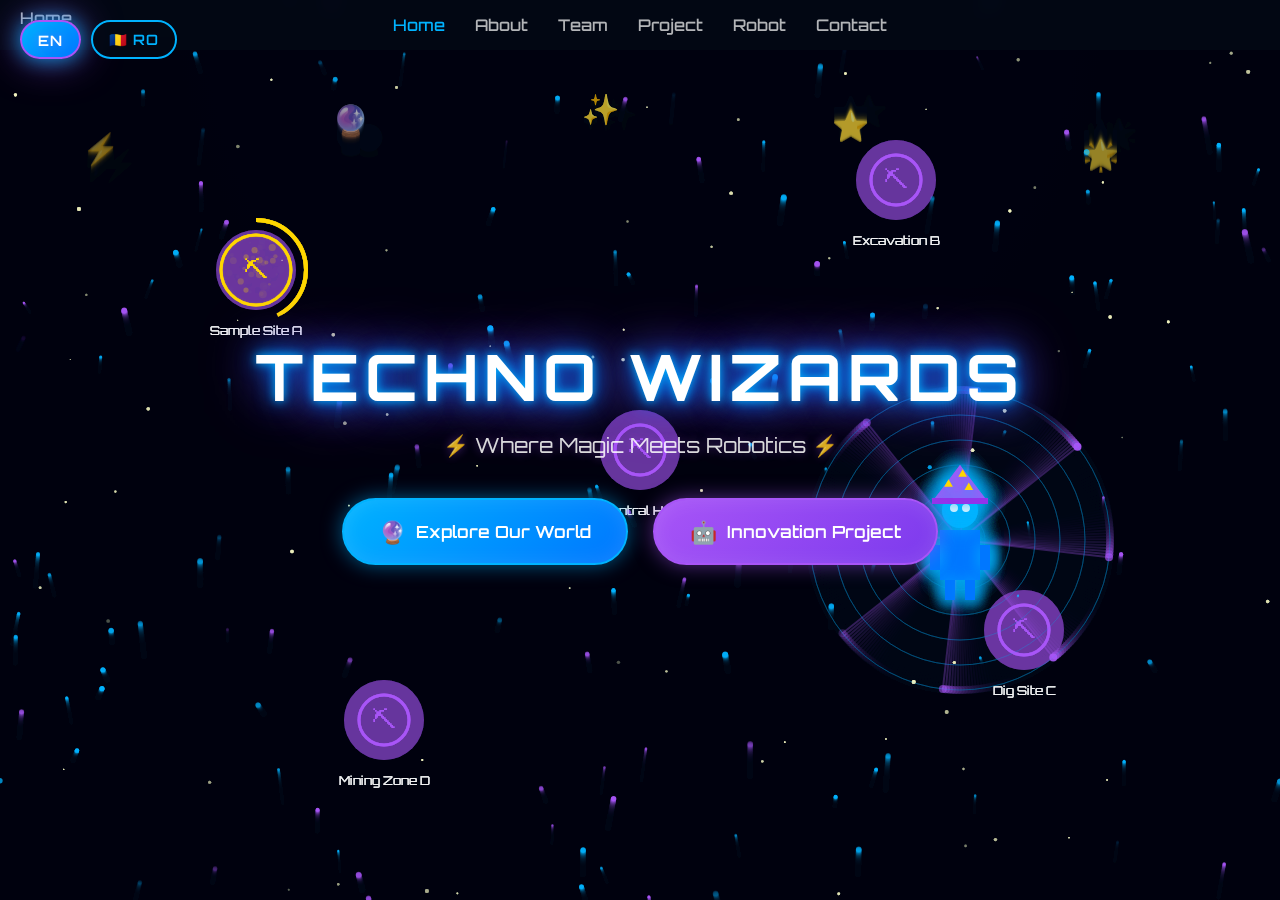
<file: index.html>
<!DOCTYPE html>
<html lang="en">
<head>
  <meta charset="UTF-8">
  <title>Techno Wizards | FLL</title>
  <meta name="viewport" content="width=device-width, initial-scale=1.0">

  <!-- Google Font -->
  <link href="https://fonts.googleapis.com/css2?family=Orbitron:wght@400;700&display=swap" rel="stylesheet">

  <link rel="stylesheet" href="assets/css/animations.css">
  <link rel="stylesheet" href="assets/css/style.css">
  <script src="assets/js/language.js"></script>
</head>

<body>

<nav class="top-nav">
  <a href="index.html" class="logo"><img src="assets/images/logo.png" alt="Techno Wizards logo"></a>
  <a href="index.html" class="active">Home</a>
  <a href="about.html">About</a>
  <a href="team.html">Team</a>
  <a href="project.html">Project</a>
  <a href="robot.html">Robot</a>
  <a href="contact.html">Contact</a>
</nav>

<!-- Animated Background -->
<canvas id="bg-canvas"></canvas>

<header class="hero">
  <h1 class="glow" data-i18n="technoWizards">TECHNO WIZARDS</h1>
  <p class="subtitle" data-i18n="magic">⚡ Where Magic Meets Robotics ⚡</p>

  <div class="hero-buttons">
    <a href="about.html" class="btn-primary">
      <span class="btn-icon">🔮</span>
      <span data-i18n="explore">Explore Our World</span>
    </a>
    <a href="project.html" class="btn-secondary">
      <span class="btn-icon">🤖</span>
      <span data-i18n="innovation">Innovation Project</span>
    </a>
  </div>
</header>

<script src="assets/js/landing.js"></script>
</body>
</html>
</file>
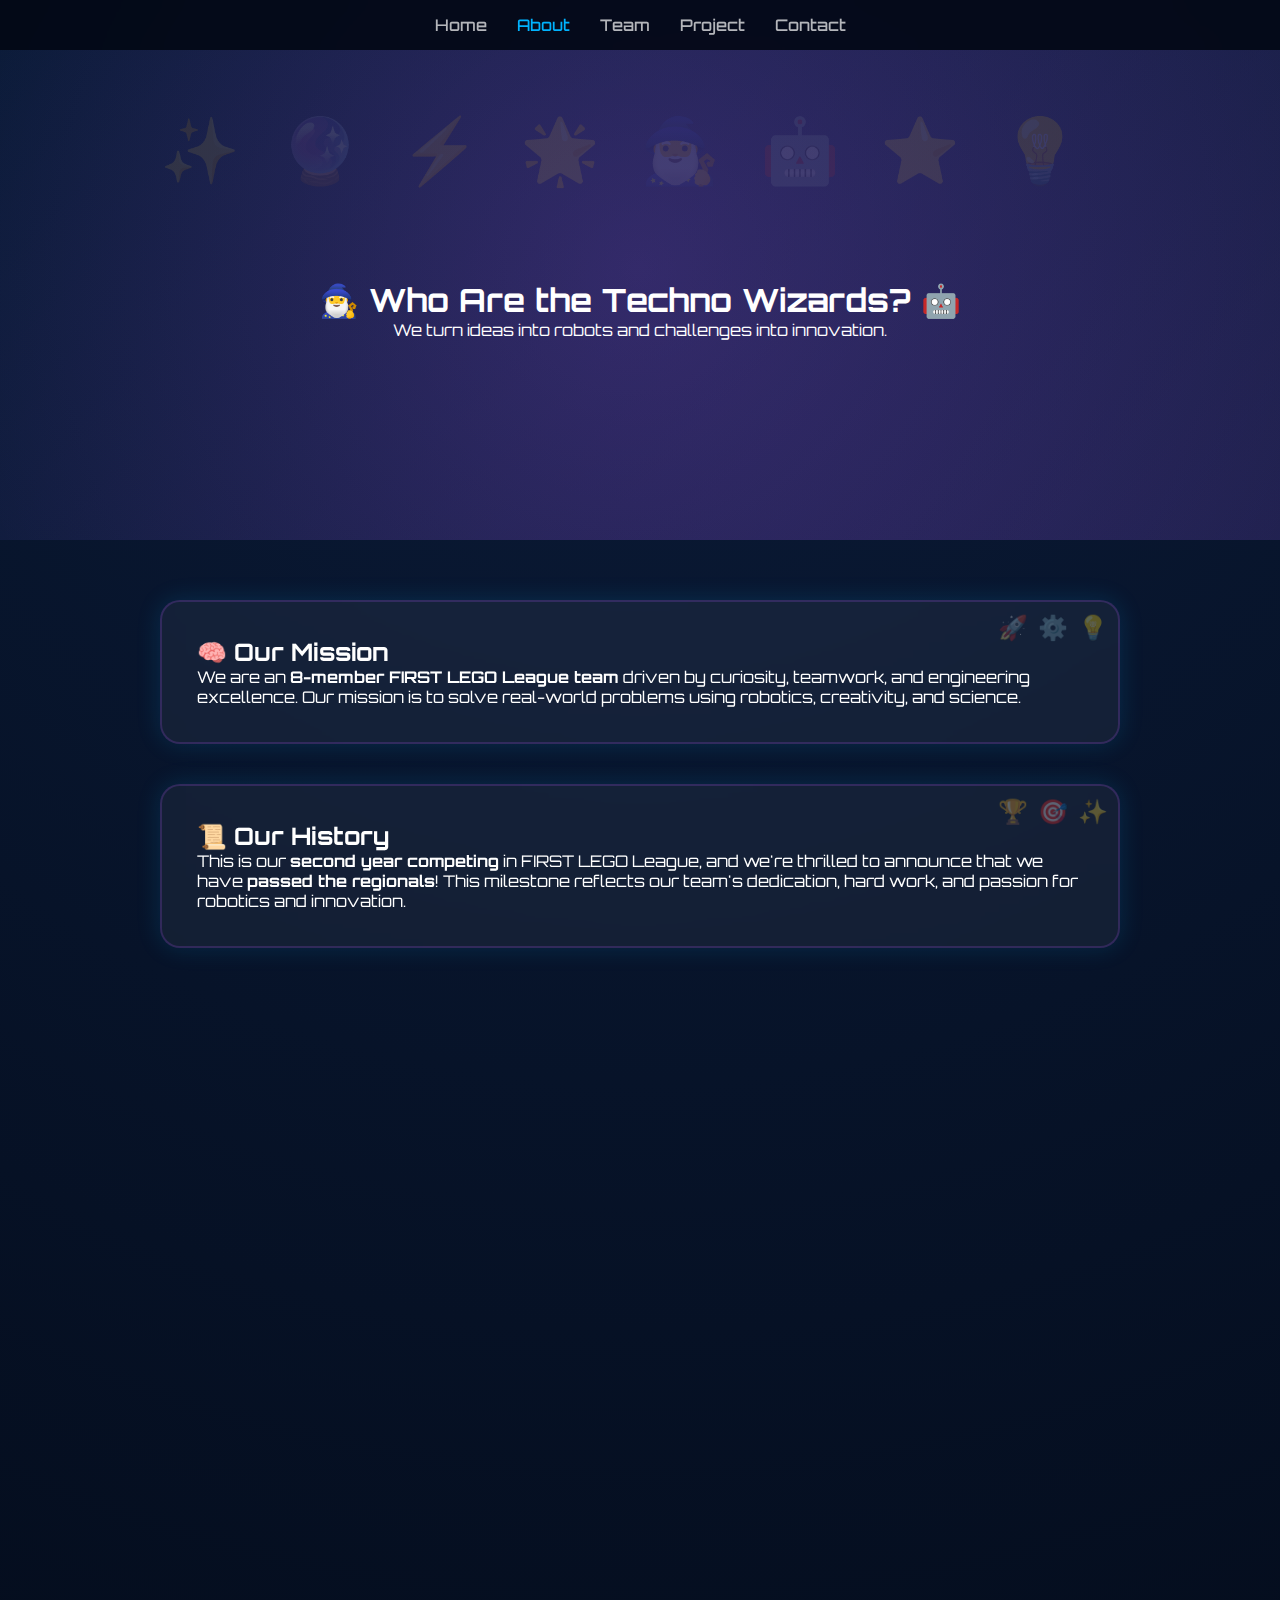
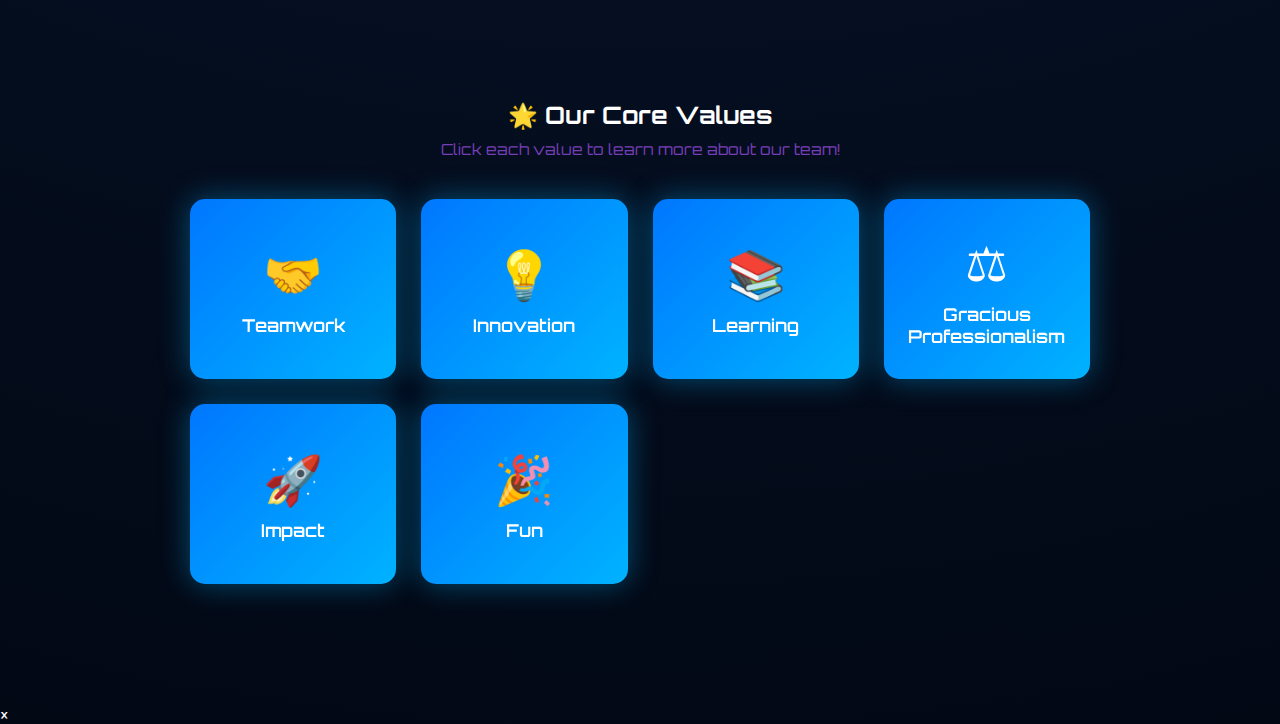
<file: about.html>
<!DOCTYPE html>
<html lang="en">
<head>
  <meta charset="UTF-8">
  <title>About | Techno Wizards</title>
  <meta name="viewport" content="width=device-width, initial-scale=1.0">

  <link href="https://fonts.googleapis.com/css2?family=Orbitron:wght@400;700&display=swap" rel="stylesheet">
  <link rel="stylesheet" href="assets/css/animations.css">
  <link rel="stylesheet" href="assets/css/style.css">
  <link rel="stylesheet" href="assets/css/about.css">
</head>

<body>

<nav class="top-nav">
  <a href="index.html">Home</a>
  <a href="about.html" class="active">About</a>
  <a href="team.html">Team</a>
  <a href="project.html">Project</a>
  <a href="contact.html">Contact</a>
</nav>

<section class="about-hero">
  <h1>🧙‍♂️ Who Are the Techno Wizards? 🤖</h1>
  <p>We turn ideas into robots and challenges into innovation.</p>
</section>

<section class="about-content">
  <div class="about-card animated-card">
    <h2>🧠 Our Mission</h2>
    <p>
      We are an <strong>8-member FIRST LEGO League team</strong> driven by curiosity,
      teamwork, and engineering excellence. Our mission is to solve real-world
      problems using robotics, creativity, and science.
    </p>
    <div class="card-decoration">
      <span class="float-icon">🚀</span>
      <span class="float-icon">⚙️</span>
      <span class="float-icon">💡</span>
    </div>
  </div>

  <div class="about-card animated-card">
    <h2>📜 Our History</h2>
    <p>
      This is our <strong>second year competing</strong> in FIRST LEGO League, and we're 
      thrilled to announce that we have <strong>passed the regionals</strong>! This milestone 
      reflects our team's dedication, hard work, and passion for robotics and innovation.
    </p>
    <div class="card-decoration">
      <span class="float-icon">🏆</span>
      <span class="float-icon">🎯</span>
      <span class="float-icon">✨</span>
    </div>
  </div>

  <div class="about-card animated-card">
    <h2>⚙ FIRST LEGO League</h2>
    <p>
      FIRST LEGO League combines robotics, research, and innovation to help students
      develop critical thinking, collaboration, and technical skills. We compete in
      challenges that test our engineering, programming, and problem-solving abilities.
    </p>
    <div class="card-decoration">
      <span class="float-icon">🏆</span>
      <span class="float-icon">🤖</span>
      <span class="float-icon">⭐</span>
    </div>
  </div>

  <div class="about-card expandable">
    <h2>🔬 Our Approach <span class="expand-icon">+</span></h2>
    <p class="preview">Click to discover our methodology...</p>
    <div class="hidden-content">
      <p>
        <strong>Research & Innovation:</strong> We dive deep into real-world problems,
        researching historical and modern solutions to create innovative approaches.
      </p>
      <p>
        <strong>Robot Engineering:</strong> We design, build, and program autonomous
        robots using LEGO SPIKE Prime, combining mechanical design with advanced coding.
      </p>
      <p>
        <strong>Team Collaboration:</strong> Every member brings unique skills - from
        coding and building to strategy and presentation - working together as a cohesive unit.
      </p>
    </div>
  </div>

  <div class="about-card expandable">
    <h2>🏆 Competition Elements <span class="expand-icon">+</span></h2>
    <p class="preview">Learn how we compete...</p>
    <div class="hidden-content">
      <p>
        <strong>Robot Game:</strong> Autonomous robot completing themed missions on a competition mat.
      </p>
      <p>
        <strong>Innovation Project:</strong> Research and solve real problems with creative solutions.
      </p>
      <p>
        <strong>Robot Design:</strong> Explain our engineering choices and programming strategies.
      </p>
      <p>
        <strong>Core Values:</strong> Demonstrate teamwork, respect, and gracious professionalism.
      </p>
    </div>
  </div>
</section>

<section class="values">
  <h2>🌟 Our Core Values</h2>
  <p class="values-subtitle">Click each value to learn more about our team!</p>

  <div class="values-grid">
    <div class="value" data-value="teamwork">
      <div class="value-front">
        <span class="value-icon">🤝</span>
        <span class="value-label">Teamwork</span>
      </div>
      <div class="value-back">
        <p><strong>Together We Achieve More</strong></p>
        <p>Our team meets weekly, brainstorms solutions, and supports each other. Every voice matters!</p>
      </div>
    </div>

    <div class="value" data-value="innovation">
      <div class="value-front">
        <span class="value-icon">💡</span>
        <span class="value-label">Innovation</span>
      </div>
      <div class="value-back">
        <p><strong>Creative Problem Solving</strong></p>
        <p>We think outside the box, combining magic and technology to create unique robot solutions.</p>
      </div>
    </div>

    <div class="value" data-value="learning">
      <div class="value-front">
        <span class="value-icon">📚</span>
        <span class="value-label">Learning</span>
      </div>
      <div class="value-back">
        <p><strong>Continuous Growth</strong></p>
        <p>Every challenge is a learning opportunity. We research, experiment, and improve constantly.</p>
      </div>
    </div>

    <div class="value" data-value="professionalism">
      <div class="value-front">
        <span class="value-icon">⚖</span>
        <span class="value-label">Gracious Professionalism</span>
      </div>
      <div class="value-back">
        <p><strong>Respect & Integrity</strong></p>
        <p>We compete fiercely but treat all teams with kindness and respect, celebrating everyone's success.</p>
      </div>
    </div>

    <div class="value" data-value="impact">
      <div class="value-front">
        <span class="value-icon">🚀</span>
        <span class="value-label">Impact</span>
      </div>
      <div class="value-back">
        <p><strong>Making a Difference</strong></p>
        <p>Our projects aim to solve real problems and positively impact our community and beyond.</p>
      </div>
    </div>

    <div class="value" data-value="fun">
      <div class="value-front">
        <span class="value-icon">🎉</span>
        <span class="value-label">Fun</span>
      </div>
      <div class="value-back">
        <p><strong>Joy in Discovery</strong></p>
        <p>We love what we do! Robotics is exciting, and we celebrate every milestone with enthusiasm.</p>
      </div>
    </div>
  </div>
</section>

<!-- Popup Modal -->
<div id="valueModal" class="modal">
  <div class="modal-content">
    <span class="close">&times;</span>
    <h2 id="modalTitle"></h2>
    <p id="modalText"></p>
  </div>
</div>

<script src="assets/js/scroll.js"></script>
<script src="assets/js/about.js"></script>
</body>
</html>
</file>
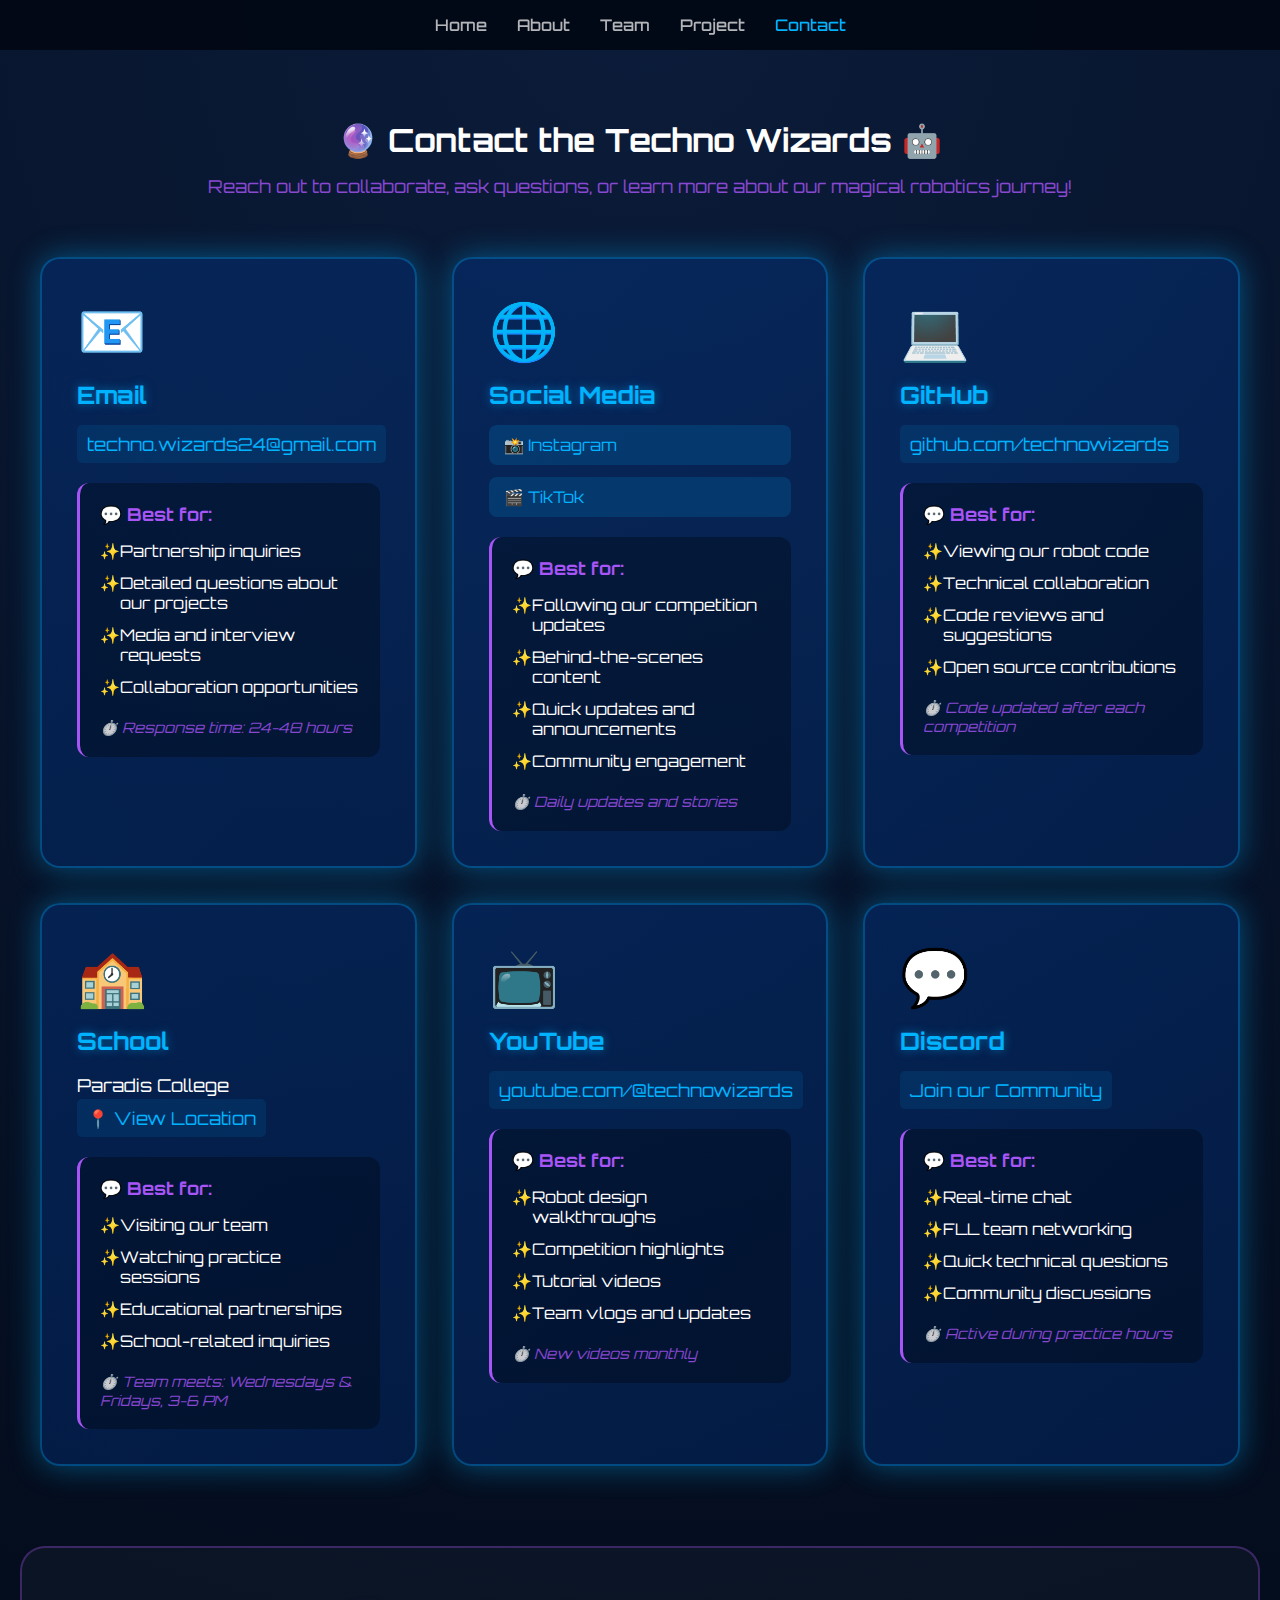
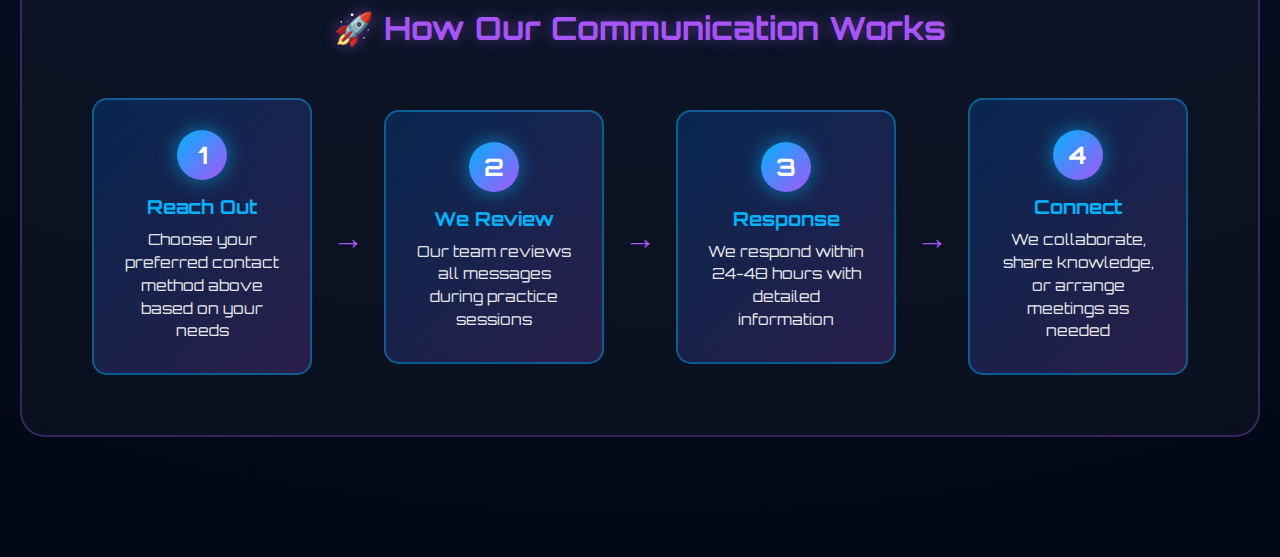
<file: contact.html>
<!DOCTYPE html>
<html lang="en">
<head>
  <meta charset="UTF-8">
  <title>Contact | Techno Wizards</title>
  <meta name="viewport" content="width=device-width, initial-scale=1.0">

  <link href="https://fonts.googleapis.com/css2?family=Orbitron:wght@400;700&display=swap" rel="stylesheet">
  <link rel="stylesheet" href="assets/css/animations.css">
  <link rel="stylesheet" href="assets/css/style.css">
  <link rel="stylesheet" href="assets/css/contact.css">
</head>

<body>

<nav class="top-nav">
  <a href="index.html">Home</a>
  <a href="about.html">About</a>
  <a href="team.html">Team</a>
  <a href="project.html">Project</a>
  <a href="contact.html" class="active">Contact</a>
</nav>

<section class="contact page-offset">
  <h1>🔮 Contact the Techno Wizards 🤖</h1>
  <p class="contact-subtitle">Reach out to collaborate, ask questions, or learn more about our magical robotics journey!</p>

  <div class="contact-grid">

    <div class="contact-card">
      <div class="contact-icon">📧</div>
      <h2>Email</h2>
      <p class="contact-detail">
        <a href="mailto:techno.wizards24@gmail.com" class="contact-link">
          techno.wizards24@gmail.com
        </a>
      </p>
      <div class="contact-description">
        <h4>💬 Best for:</h4>
        <ul>
          <li>Partnership inquiries</li>
          <li>Detailed questions about our projects</li>
          <li>Media and interview requests</li>
          <li>Collaboration opportunities</li>
        </ul>
        <p class="response-time">⏱️ Response time: 24-48 hours</p>
      </div>
    </div>

    <div class="contact-card">
      <div class="contact-icon">🌐</div>
      <h2>Social Media</h2>
      <div class="social-links">
        <a href="https://instagram.com/technowizards24" target="_blank" class="contact-link social-link">
          📸 Instagram
        </a>
        <a href="https://tiktok.com/@technowizards24" target="_blank" class="contact-link social-link">
          🎬 TikTok
        </a>
      </div>
      <div class="contact-description">
        <h4>💬 Best for:</h4>
        <ul>
          <li>Following our competition updates</li>
          <li>Behind-the-scenes content</li>
          <li>Quick updates and announcements</li>
          <li>Community engagement</li>
        </ul>
        <p class="response-time">⏱️ Daily updates and stories</p>
      </div>
    </div>

    <div class="contact-card">
      <div class="contact-icon">💻</div>
      <h2>GitHub</h2>
      <p class="contact-detail">
        <a href="https://github.com/technowizards" target="_blank" class="contact-link">
          github.com/technowizards
        </a>
      </p>
      <div class="contact-description">
        <h4>💬 Best for:</h4>
        <ul>
          <li>Viewing our robot code</li>
          <li>Technical collaboration</li>
          <li>Code reviews and suggestions</li>
          <li>Open source contributions</li>
        </ul>
        <p class="response-time">⏱️ Code updated after each competition</p>
      </div>
    </div>

    <div class="contact-card">
      <div class="contact-icon">🏫</div>
      <h2>School</h2>
      <p class="contact-detail">
        Paradis College<br>
        <a href="https://maps.google.com" target="_blank" class="contact-link">
          📍 View Location
        </a>
      </p>
      <div class="contact-description">
        <h4>💬 Best for:</h4>
        <ul>
          <li>Visiting our team</li>
          <li>Watching practice sessions</li>
          <li>Educational partnerships</li>
          <li>School-related inquiries</li>
        </ul>
        <p class="response-time">⏱️ Team meets: Wednesdays & Fridays, 3-6 PM</p>
      </div>
    </div>

    <div class="contact-card">
      <div class="contact-icon">📺</div>
      <h2>YouTube</h2>
      <p class="contact-detail">
        <a href="https://youtube.com/@technowizards" target="_blank" class="contact-link">
          youtube.com/@technowizards
        </a>
      </p>
      <div class="contact-description">
        <h4>💬 Best for:</h4>
        <ul>
          <li>Robot design walkthroughs</li>
          <li>Competition highlights</li>
          <li>Tutorial videos</li>
          <li>Team vlogs and updates</li>
        </ul>
        <p class="response-time">⏱️ New videos monthly</p>
      </div>
    </div>

    <div class="contact-card">
      <div class="contact-icon">💬</div>
      <h2>Discord</h2>
      <p class="contact-detail">
        <a href="https://discord.gg/technowizards" target="_blank" class="contact-link">
          Join our Community
        </a>
      </p>
      <div class="contact-description">
        <h4>💬 Best for:</h4>
        <ul>
          <li>Real-time chat</li>
          <li>FLL team networking</li>
          <li>Quick technical questions</li>
          <li>Community discussions</li>
        </ul>
        <p class="response-time">⏱️ Active during practice hours</p>
      </div>
    </div>

  </div>

  <div class="contact-workflow">
    <h2>🚀 How Our Communication Works</h2>
    <div class="workflow-steps">
      <div class="workflow-step">
        <div class="step-number">1</div>
        <h3>Reach Out</h3>
        <p>Choose your preferred contact method above based on your needs</p>
      </div>
      <div class="workflow-arrow">→</div>
      <div class="workflow-step">
        <div class="step-number">2</div>
        <h3>We Review</h3>
        <p>Our team reviews all messages during practice sessions</p>
      </div>
      <div class="workflow-arrow">→</div>
      <div class="workflow-step">
        <div class="step-number">3</div>
        <h3>Response</h3>
        <p>We respond within 24-48 hours with detailed information</p>
      </div>
      <div class="workflow-arrow">→</div>
      <div class="workflow-step">
        <div class="step-number">4</div>
        <h3>Connect</h3>
        <p>We collaborate, share knowledge, or arrange meetings as needed</p>
      </div>
    </div>
  </div>

</section>

</body>
</html>
</file>
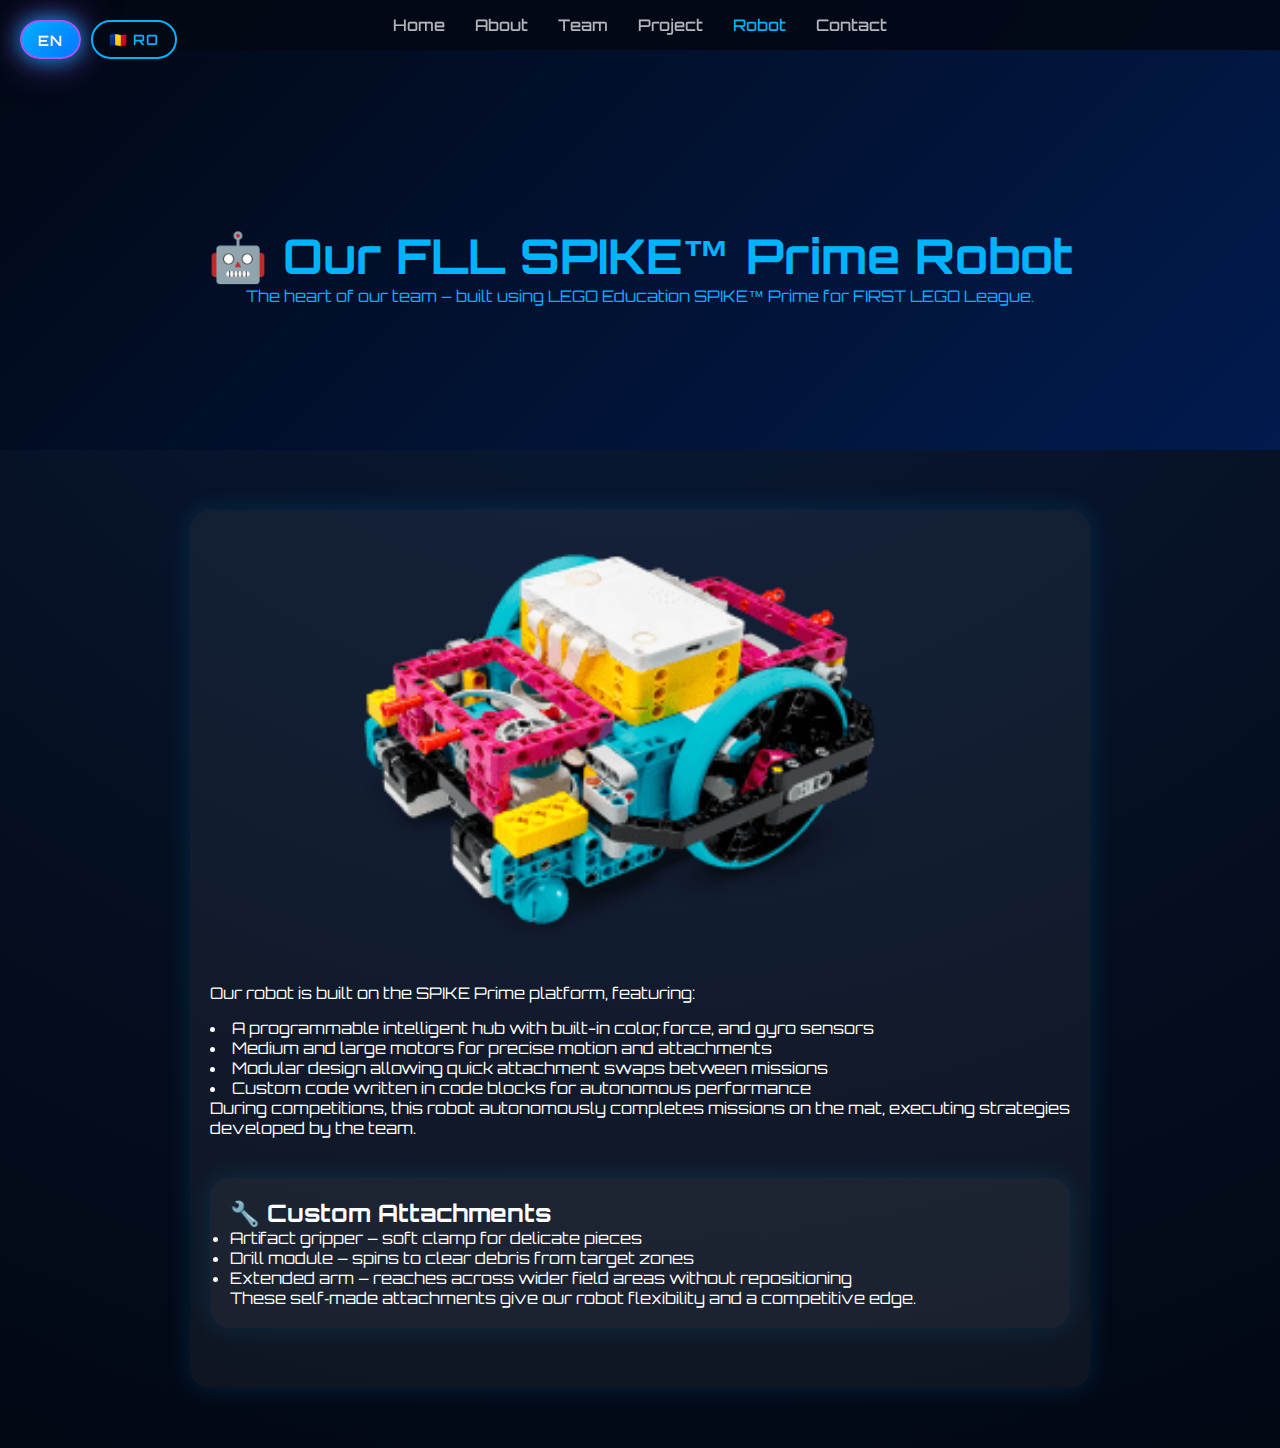
<file: robot.html>
<!DOCTYPE html>
<html lang="en">
<head>
  <meta charset="UTF-8">
  <title>Robot | Techno Wizards</title>
  <meta name="viewport" content="width=device-width, initial-scale=1.0">

  <link href="https://fonts.googleapis.com/css2?family=Orbitron:wght@400;700&display=swap" rel="stylesheet">
  <link rel="stylesheet" href="assets/css/animations.css">
  <link rel="stylesheet" href="assets/css/style.css">
  <link rel="stylesheet" href="assets/css/robot.css">
</head>

<body>

<nav class="top-nav">
  <a href="index.html">Home</a>
  <a href="about.html">About</a>
  <a href="team.html">Team</a>
  <a href="project.html">Project</a>
  <a href="robot.html" class="active">Robot</a>
  <a href="contact.html">Contact</a>
</nav>

<section class="robot-hero">
  <h1 data-i18n="ourRobot">🤖 Our FLL SPIKE™ Prime Robot</h1>
  <p data-i18n="robotDescription">The heart of our team – built using LEGO Education SPIKE™ Prime for FIRST LEGO League.</p>
</section>

<section class="robot-details">
  <img src="assets/images/robot-spike.jpg" alt="SPIKE Prime robot" class="robot-img" onerror="this.src='assets/images/robot-placeholder.svg'">
  <p data-i18n="robotBuilt">Our robot is built on the SPIKE Prime platform, featuring:</p>
  <ul>
    <li data-i18n="hub">A programmable intelligent hub with built-in color, force, and gyro sensors</li>
    <li data-i18n="motors">Medium and large motors for precise motion and attachments</li>
    <li data-i18n="modular">Modular design allowing quick attachment swaps between missions</li>
    <li data-i18n="customCode">Custom code written in code blocks for autonomous performance</li>
  </ul>
  <p data-i18n="duringCompetitions">During competitions, this robot autonomously completes missions on the mat, executing strategies developed by the team.</p>
  <div class="robot-attachments">
    <h2 data-i18n="customAttachments">🔧 Custom Attachments</h2>
    <p data-i18n="attachmentsText">
    
      <li data-i18n="artifactGripper">Artifact gripper – soft clamp for delicate pieces</li>
      <li data-i18n="drillModule">Drill module – spins to clear debris from target zones</li>
      <li data-i18n="extendedArm">Extended arm – reaches across wider field areas without repositioning</li>
    </ul>
    <p data-i18n="flexibilityEdge">These self‑made attachments give our robot flexibility and a competitive edge.</p>
  </div>
</section>

<script src="assets/js/language.js"></script>
<script src="assets/js/robot.js"></script>
</body>
</html>
</file>
<file: assets/css/animations.css>
/* Common animations used across multiple pages */

@keyframes float {
  0%, 100% { transform: translateY(0); }
  50% { transform: translateY(-10px); }
}

@keyframes pulse {
  0%, 100% {
    text-shadow: 0 0 10px #00b3ff, 0 0 20px #a855f7;
  }
  50% {
    text-shadow: 0 0 30px #00b3ff, 0 0 50px #a855f7, 0 0 70px #a855f7;
  }
}

@keyframes spin {
  from { transform: rotate(0deg); }
  to { transform: rotate(360deg); }
}

@keyframes sparkle {
  0%, 100% {
    transform: scale(1) rotate(0deg);
    opacity: 0.6;
  }
  50% {
    transform: scale(1.5) rotate(180deg);
    opacity: 1;
  }
}

@keyframes particleFloat {
  0% {
    opacity: 1;
    transform: translate(0, 0) scale(1);
  }
  100% {
    opacity: 0;
    transform: translate(
      calc(var(--vx) * 50px),
      calc(var(--vy) * 50px)
    ) scale(0);
  }
}

@keyframes gradientShift {
  0%, 100% { background-position: 0% 50%; }
  50% { background-position: 100% 50%; }
}

@keyframes modalSlideIn {
  from {
    transform: translateY(-100px) scale(0.8);
    opacity: 0;
  }
  to {
    transform: translateY(0) scale(1);
    opacity: 1;
  }
}

/* Magic particles shared across pages */
.magic-particle {
  position: fixed;
  width: 8px;
  height: 8px;
  background: radial-gradient(circle, #ffd700, #a855f7);
  border-radius: 50%;
  pointer-events: none;
  animation: particleFloat 1s ease-out forwards;
  box-shadow: 0 0 10px rgba(168, 85, 247, 0.8);
  z-index: 9999;
}
</file>
<file: assets/css/style.css>
/* GLOBAL NAVBAR */
.top-nav {
  position: fixed;
  top: 0;
  width: 100%;
  background: rgba(2, 8, 20, 0.92);
  display: flex;
  justify-content: center;
  gap: 30px;
  padding: 15px;
  z-index: 1000;
  backdrop-filter: blur(10px);
}

.top-nav a {
  color: white;
  text-decoration: none;
  opacity: 0.7;
  font-weight: 500;
}

.top-nav a.active,
.top-nav a:hover {
  opacity: 1;
  color: #00b3ff;
}

.top-nav .logo {
  position: absolute;
  left: 20px;
  top: 8px;
  display: flex;
  align-items: center;
  z-index: 1002;
}

.top-nav .logo img {
  height: 40px;
  width: auto;
  display: block;
}


* {
  margin: 0;
  padding: 0;
  box-sizing: border-box;
}

body {
  font-family: 'Orbitron', sans-serif;
  background: radial-gradient(circle at top, #0b1c3a, #020814);
  color: white;
  overflow-x: hidden;
}

/* CANVAS */
#bg-canvas {
  position: fixed;
  inset: 0;
  z-index: -1;
}

/* HERO */
.hero {
  height: 100vh;
  display: flex;
  flex-direction: column;
  justify-content: center;
  align-items: center;
  text-align: center;
}

/* GLOW TEXT */
.glow {
  font-size: 4em;
  letter-spacing: 6px;
  text-shadow:
    0 0 10px #00b3ff,
    0 0 20px #0077ff,
    0 0 40px #0055ff,
    0 0 60px #a855f7;
  animation: pulse 3s infinite;
}

.subtitle {
  margin-top: 15px;
  font-size: 1.3em;
  opacity: 0.85;
  text-shadow: 0 0 10px rgba(168, 85, 247, 0.5);
}

/* ENHANCED BUTTONS */
.hero-buttons {
  margin-top: 40px;
  display: flex;
  gap: 25px;
  flex-wrap: wrap;
  justify-content: center;
}

.hero-buttons a {
  padding: 18px 35px;
  border-radius: 35px;
  text-decoration: none;
  color: white;
  font-weight: 600;
  font-size: 1.05em;
  transition: all 0.4s ease;
  position: relative;
  overflow: hidden;
  display: flex;
  align-items: center;
  gap: 10px;
}

.btn-primary {
  background: linear-gradient(135deg, #00b3ff, #0077ff);
  border: 2px solid #00b3ff;
  box-shadow:
    0 0 20px rgba(0, 179, 255, 0.5),
    inset 0 0 20px rgba(255, 255, 255, 0.1);
}

.btn-primary:hover {
  transform: translateY(-5px) scale(1.05);
  box-shadow:
    0 0 40px rgba(0, 179, 255, 0.8),
    0 10px 30px rgba(0, 179, 255, 0.4),
    inset 0 0 30px rgba(255, 255, 255, 0.2);
  text-shadow: 0 0 10px rgba(255, 255, 255, 0.8);
}

.btn-secondary {
  background: linear-gradient(135deg, #a855f7, #7c3aed);
  border: 2px solid #a855f7;
  box-shadow:
    0 0 20px rgba(168, 85, 247, 0.5),
    inset 0 0 20px rgba(255, 255, 255, 0.1);
}

.btn-secondary:hover {
  transform: translateY(-5px) scale(1.05);
  box-shadow:
    0 0 40px rgba(168, 85, 247, 0.8),
    0 10px 30px rgba(168, 85, 247, 0.4),
    inset 0 0 30px rgba(255, 255, 255, 0.2);
  text-shadow: 0 0 10px rgba(255, 255, 255, 0.8);
}

.btn-icon {
  font-size: 1.3em;
  animation: float 2s infinite ease-in-out;
}

.btn-primary:hover .btn-icon {
  animation: spin 1s linear infinite;
}

.btn-secondary:hover .btn-icon {
  animation: pulse 0.5s ease-in-out infinite;
}

/* Animations are now in animations.css */

/* LANGUAGE SWITCHER */
.language-switcher {
  position: fixed;
  top: 20px;
  left: 20px;
  display: flex;
  gap: 10px;
  z-index: 1001;
  flex-direction: row;
}

.lang-btn {
  padding: 8px 16px;
  border: 2px solid #00b3ff;
  background: rgba(2, 8, 20, 0.85);
  color: #00b3ff;
  border-radius: 20px;
  font-family: 'Orbitron', sans-serif;
  font-weight: 600;
  font-size: 0.9em;
  cursor: pointer;
  transition: all 0.3s ease;
  backdrop-filter: blur(10px);
  text-transform: uppercase;
  letter-spacing: 1px;
}

.lang-btn:hover {
  background: rgba(0, 179, 255, 0.1);
  box-shadow: 0 0 15px rgba(0, 179, 255, 0.5);
  transform: scale(1.05);
}

.lang-btn.active {
  background: linear-gradient(135deg, #00b3ff, #0077ff);
  border-color: #a855f7;
  box-shadow: 0 0 20px rgba(0, 179, 255, 0.8), 0 0 40px rgba(168, 85, 247, 0.6);
  color: white;
  text-shadow: 0 0 10px rgba(168, 85, 247, 0.5);
}

.lang-btn.active:hover {
  transform: scale(1.1);
  box-shadow: 0 0 30px rgba(0, 179, 255, 1), 0 0 60px rgba(168, 85, 247, 0.8);
}

@media (max-width: 768px) {
  .language-switcher {
    top: 70px;
    left: 10px;
  }
  
  .lang-btn {
    padding: 6px 12px;
    font-size: 0.8em;
  }
}
</file>
<file: assets/css/about.css>
.top-nav {
  position: fixed;
  top: 0;
  width: 100%;
  background: rgba(2, 8, 20, 0.9);
  display: flex;
  justify-content: center;
  gap: 30px;
  padding: 15px;
  z-index: 100;
}

.top-nav a {
  color: white;
  text-decoration: none;
  opacity: 0.7;
}

.top-nav a.active,
.top-nav a:hover {
  opacity: 1;
  color: #00b3ff;
}

.about-hero {
  height: 60vh;
  display: flex;
  flex-direction: column;
  justify-content: center;
  align-items: center;
  padding-top: 80px;
  text-align: center;
  position: relative;
  background: linear-gradient(135deg, rgba(11, 28, 58, 0.8), rgba(168, 85, 247, 0.3), rgba(0, 119, 255, 0.3));
  background-size: 400% 400%;
  animation: gradientShift 8s ease infinite;
  overflow: hidden;
}

.about-hero::before {
  content: '';
  position: absolute;
  top: -50%;
  left: -50%;
  width: 200%;
  height: 200%;
  background: radial-gradient(circle, rgba(168, 85, 247, 0.2) 0%, transparent 50%);
  animation: spin 20s linear infinite;
}

.about-hero::after {
  content: '✨🔮⚡🌟🧙‍♂️🤖⭐💡';
  position: absolute;
  font-size: 4em;
  opacity: 0.1;
  animation: float 6s ease-in-out infinite;
  letter-spacing: 40px;
  top: 20%;
}

.about-hero h1,
.about-hero p {
  position: relative;
  z-index: 1;
}

.about-content {
  max-width: 1000px;
  margin: auto;
  padding: 60px 20px;
  display: grid;
  gap: 40px;
}

.about-card {
  background: rgba(255,255,255,0.05);
  padding: 35px;
  border-radius: 20px;
  backdrop-filter: blur(10px);
  box-shadow: 0 0 25px rgba(0,179,255,0.15);
  transform: translateY(40px);
  opacity: 0;
  transition: all 0.8s ease;
  border: 2px solid rgba(168, 85, 247, 0.2);
  position: relative;
  overflow: hidden;
}

.about-card::before {
  content: '';
  position: absolute;
  top: 0;
  left: -100%;
  width: 100%;
  height: 100%;
  background: linear-gradient(90deg, transparent, rgba(168, 85, 247, 0.2), transparent);
  transition: left 0.5s ease;
}

.about-card:hover::before {
  left: 100%;
}

.about-card.animated-card {
  position: relative;
}

.about-card.animated-card:hover {
  transform: translateY(-10px) scale(1.02);
  box-shadow: 0 0 40px rgba(0,179,255,0.3);
  border-color: rgba(0, 179, 255, 0.5);
}

.robot-img {
  width: 100%;
  max-width: 500px;
  display: block;
  margin: 20px auto;
  border-radius: 15px;
  transition: transform 0.3s ease;
}
.robot-img:hover {
  transform: scale(1.05);
}

.card-decoration {
  position: absolute;
  top: 10px;
  right: 10px;
  display: flex;
  gap: 10px;
  opacity: 0.3;
  transition: opacity 0.3s;
}

.about-card.animated-card:hover .card-decoration {
  opacity: 0.7;
}

.float-icon {
  font-size: 1.5em;
  animation: float 3s ease-in-out infinite;
}

.float-icon:nth-child(2) {
  animation-delay: 0.5s;
}

.float-icon:nth-child(3) {
  animation-delay: 1s;
}

.about-card.visible {
  transform: translateY(0);
  opacity: 1;
}

.about-card.expandable {
  cursor: pointer;
}

.about-card.expandable h2 {
  display: flex;
  justify-content: space-between;
  align-items: center;
  user-select: none;
}

.expand-icon {
  font-size: 1.5em;
  color: #a855f7;
  transition: transform 0.3s;
}

.about-card.expanded .expand-icon {
  transform: rotate(180deg);
}

.hidden-content {
  max-height: 0;
  overflow: hidden;
  transition: max-height 0.5s ease;
  margin-top: 15px;
}

.hidden-content p {
  margin-top: 15px;
  line-height: 1.6;
}

.preview {
  opacity: 0.6;
  font-style: italic;
  margin-top: 10px;
}

.values {
  padding: 80px 20px;
  text-align: center;
}

.values-subtitle {
  margin-top: 10px;
  opacity: 0.7;
  font-size: 0.95em;
  color: #a855f7;
}

.values-grid {
  display: grid;
  grid-template-columns: repeat(auto-fit, minmax(200px, 1fr));
  gap: 25px;
  max-width: 900px;
  margin: 40px auto;
  perspective: 1000px;
}

.value {
  height: 180px;
  position: relative;
  cursor: pointer;
  transform-style: preserve-3d;
  transition: transform 0.6s;
  border-radius: 15px;
}

.value:hover {
  transform: translateY(-10px) scale(1.05);
}

.value.flipped {
  transform: rotateY(180deg);
}

.value-front,
.value-back {
  position: absolute;
  width: 100%;
  height: 100%;
  backface-visibility: hidden;
  border-radius: 15px;
  display: flex;
  flex-direction: column;
  justify-content: center;
  align-items: center;
  padding: 20px;
  box-shadow: 0 0 30px rgba(0,179,255,0.4);
}

.value-front {
  background: linear-gradient(135deg, #0077ff, #00b3ff);
}

.value-back {
  background: linear-gradient(135deg, #a855f7, #7c3aed);
  transform: rotateY(180deg);
}

.value-icon {
  font-size: 3em;
  margin-bottom: 10px;
  animation: float 3s infinite ease-in-out;
}

.value-label {
  font-size: 1.1em;
  font-weight: 600;
}

.value-back p {
  text-align: center;
  line-height: 1.5;
  margin-top: 8px;
}

.value-back strong {
  display: block;
  margin-bottom: 8px;
  color: #ffd700;
}
</file>
<file: assets/css/contact.css>
.contact {
  padding: 120px 20px;
  text-align: center;
  max-width: 1400px;
  margin: 0 auto;
}

.contact-subtitle {
  margin-top: 15px;
  font-size: 1.1em;
  opacity: 0.8;
  color: #a855f7;
  margin-bottom: 60px;
}

.contact-grid {
  max-width: 1200px;
  margin: 60px auto;
  display: grid;
  grid-template-columns: repeat(auto-fit, minmax(320px, 1fr));
  gap: 35px;
}

.contact-card {
  background: linear-gradient(135deg, rgba(1, 71, 180, 0.3), rgba(1, 58, 148, 0.3));
  padding: 35px;
  border-radius: 20px;
  box-shadow: 0 0 30px rgba(0,179,255,0.4);
  border: 2px solid rgba(0, 179, 255, 0.3);
  transition: all 0.4s ease;
  text-align: left;
  position: relative;
  overflow: hidden;
}

.contact-card::before {
  content: '';
  position: absolute;
  top: 0;
  left: -100%;
  width: 100%;
  height: 100%;
  background: linear-gradient(
    90deg,
    transparent,
    rgba(168, 85, 247, 0.2),
    transparent
  );
  transition: left 0.6s ease;
}

.contact-card:hover::before {
  left: 100%;
}

.contact-card:hover {
  transform: translateY(-10px) scale(1.02);
  box-shadow: 
    0 0 50px rgba(0,179,255,0.6),
    0 10px 40px rgba(168, 85, 247, 0.3);
  border-color: rgba(168, 85, 247, 0.6);
}

.contact-icon {
  font-size: 3.5em;
  margin-bottom: 15px;
  animation: float 3s ease-in-out infinite;
}

.contact-card h2 {
  color: #00b3ff;
  margin-bottom: 15px;
  font-size: 1.5em;
  text-shadow: 0 0 10px rgba(0, 179, 255, 0.5);
}

.contact-detail {
  font-size: 1.1em;
  margin-bottom: 20px;
  line-height: 1.6;
}

.contact-link {
  color: #00b3ff;
  text-decoration: none;
  transition: all 0.3s ease;
  display: inline-block;
  padding: 5px 10px;
  border-radius: 5px;
  background: rgba(0, 179, 255, 0.1);
}

.contact-link:hover {
  color: #a855f7;
  background: rgba(168, 85, 247, 0.2);
  transform: translateX(5px);
  box-shadow: 0 0 15px rgba(168, 85, 247, 0.4);
}

.social-links {
  display: flex;
  flex-direction: column;
  gap: 12px;
  margin-bottom: 20px;
}

.social-link {
  padding: 10px 15px;
  background: rgba(0, 179, 255, 0.15);
  border-radius: 8px;
  transition: all 0.3s ease;
}

.social-link:hover {
  background: rgba(168, 85, 247, 0.25);
  transform: translateX(10px);
}

.contact-description {
  background: rgba(0, 0, 0, 0.3);
  padding: 20px;
  border-radius: 12px;
  margin-top: 20px;
  border-left: 3px solid #a855f7;
}

.contact-description h4 {
  color: #a855f7;
  margin-bottom: 10px;
  font-size: 1.1em;
}

.contact-description ul {
  list-style: none;
  padding: 0;
  margin: 10px 0;
}

.contact-description li {
  padding: 6px 0;
  padding-left: 20px;
  position: relative;
}

.contact-description li::before {
  content: '✨';
  position: absolute;
  left: 0;
}

.response-time {
  margin-top: 15px;
  font-size: 0.9em;
  opacity: 0.8;
  font-style: italic;
  color: #a855f7;
}

/* Workflow Section */
.contact-workflow {
  margin-top: 80px;
  padding: 60px 30px;
  background: rgba(255, 255, 255, 0.03);
  border-radius: 25px;
  border: 2px solid rgba(168, 85, 247, 0.3);
}

.contact-workflow h2 {
  color: #a855f7;
  margin-bottom: 50px;
  font-size: 2em;
  text-shadow: 0 0 15px rgba(168, 85, 247, 0.5);
}

.workflow-steps {
  display: flex;
  flex-wrap: wrap;
  justify-content: center;
  align-items: center;
  gap: 20px;
  max-width: 1200px;
  margin: 0 auto;
}

.workflow-step {
  background: linear-gradient(135deg, rgba(0, 119, 255, 0.2), rgba(168, 85, 247, 0.2));
  padding: 30px;
  border-radius: 15px;
  min-width: 200px;
  max-width: 220px;
  border: 2px solid rgba(0, 179, 255, 0.4);
  transition: all 0.4s ease;
}

.workflow-step:hover {
  transform: translateY(-10px);
  box-shadow: 0 0 30px rgba(0, 179, 255, 0.5);
}

.step-number {
  width: 50px;
  height: 50px;
  background: linear-gradient(135deg, #00b3ff, #a855f7);
  border-radius: 50%;
  display: flex;
  align-items: center;
  justify-content: center;
  font-size: 1.5em;
  font-weight: bold;
  margin: 0 auto 15px;
  box-shadow: 0 0 20px rgba(0, 179, 255, 0.6);
}

.workflow-step h3 {
  color: #00b3ff;
  margin-bottom: 10px;
  font-size: 1.2em;
}

.workflow-step p {
  font-size: 0.95em;
  line-height: 1.5;
  opacity: 0.9;
}

.workflow-arrow {
  font-size: 2em;
  color: #a855f7;
  font-weight: bold;
  animation: pulse 2s ease-in-out infinite;
}

@keyframes float {
  0%, 100% { transform: translateY(0); }
  50% { transform: translateY(-10px); }
}

@keyframes pulse {
  0%, 100% { 
    opacity: 0.5;
    transform: scale(1);
  }
  50% { 
    opacity: 1;
    transform: scale(1.2);
  }
}

/* Responsive Design */
@media (max-width: 968px) {
  .workflow-steps {
    flex-direction: column;
  }
  
  .workflow-arrow {
    transform: rotate(90deg);
  }
  
  .contact-grid {
    grid-template-columns: 1fr;
  }
}

@media (max-width: 480px) {
  .contact-card {
    padding: 25px;
  }
  
  .workflow-step {
    min-width: 100%;
  }
}
</file>
<file: assets/css/robot.css>
/* Styles specific to robot page */

.top-nav {
  position: fixed;
  top: 0;
  width: 100%;
  background: rgba(2, 8, 20, 0.9);
  display: flex;
  justify-content: center;
  gap: 30px;
  padding: 15px;
  z-index: 100;
}

.robot-hero {
  height: 50vh;
  display: flex;
  flex-direction: column;
  justify-content: center;
  align-items: center;
  padding-top: 80px;
  text-align: center;
  background: linear-gradient(135deg, #020814 0%, #0055ff 100%);
  background-size: 400% 400%;
  animation: gradientShift 8s ease infinite;
  color: #00b3ff;
  position: relative;
}

.robot-img {
  width: 100%;
  max-width: 600px;
  display: block;
  margin: 30px auto;
  border-radius: 15px;
  transition: transform 0.3s ease;
}
.robot-img:hover {
  transform: scale(1.05);
}

.robot-attachments {
  max-width: 900px;
  margin: 40px auto;
  padding: 20px;
  background: rgba(255,255,255,0.05);
  border-radius: 20px;
  box-shadow: 0 0 25px rgba(0,179,255,0.15);
}

.robot-attachments h2 {
  margin-top: 0;
}

.robot-attachments ul {
  list-style: disc inside;
  margin-top: 10px;
}

.robot-hero h1 {
  font-size: 3em;
}

.robot-details {
  max-width: 900px;
  margin: 60px auto;
  padding: 20px;
  background: rgba(255,255,255,0.05);
  border-radius: 20px;
  box-shadow: 0 0 25px rgba(0,179,255,0.15);
  opacity: 0;
  transform: translateY(40px);
  transition: all 0.8s ease;
}

.robot-details.visible {
  opacity: 1;
  transform: translateY(0);
}

.robot-details img {
  width: 100%;
  max-width: 600px;
  display: block;
  margin: 0 auto 30px;
  border-radius: 15px;
}

.robot-details ul {
  list-style: disc inside;
  margin-top: 15px;
}
</file>
